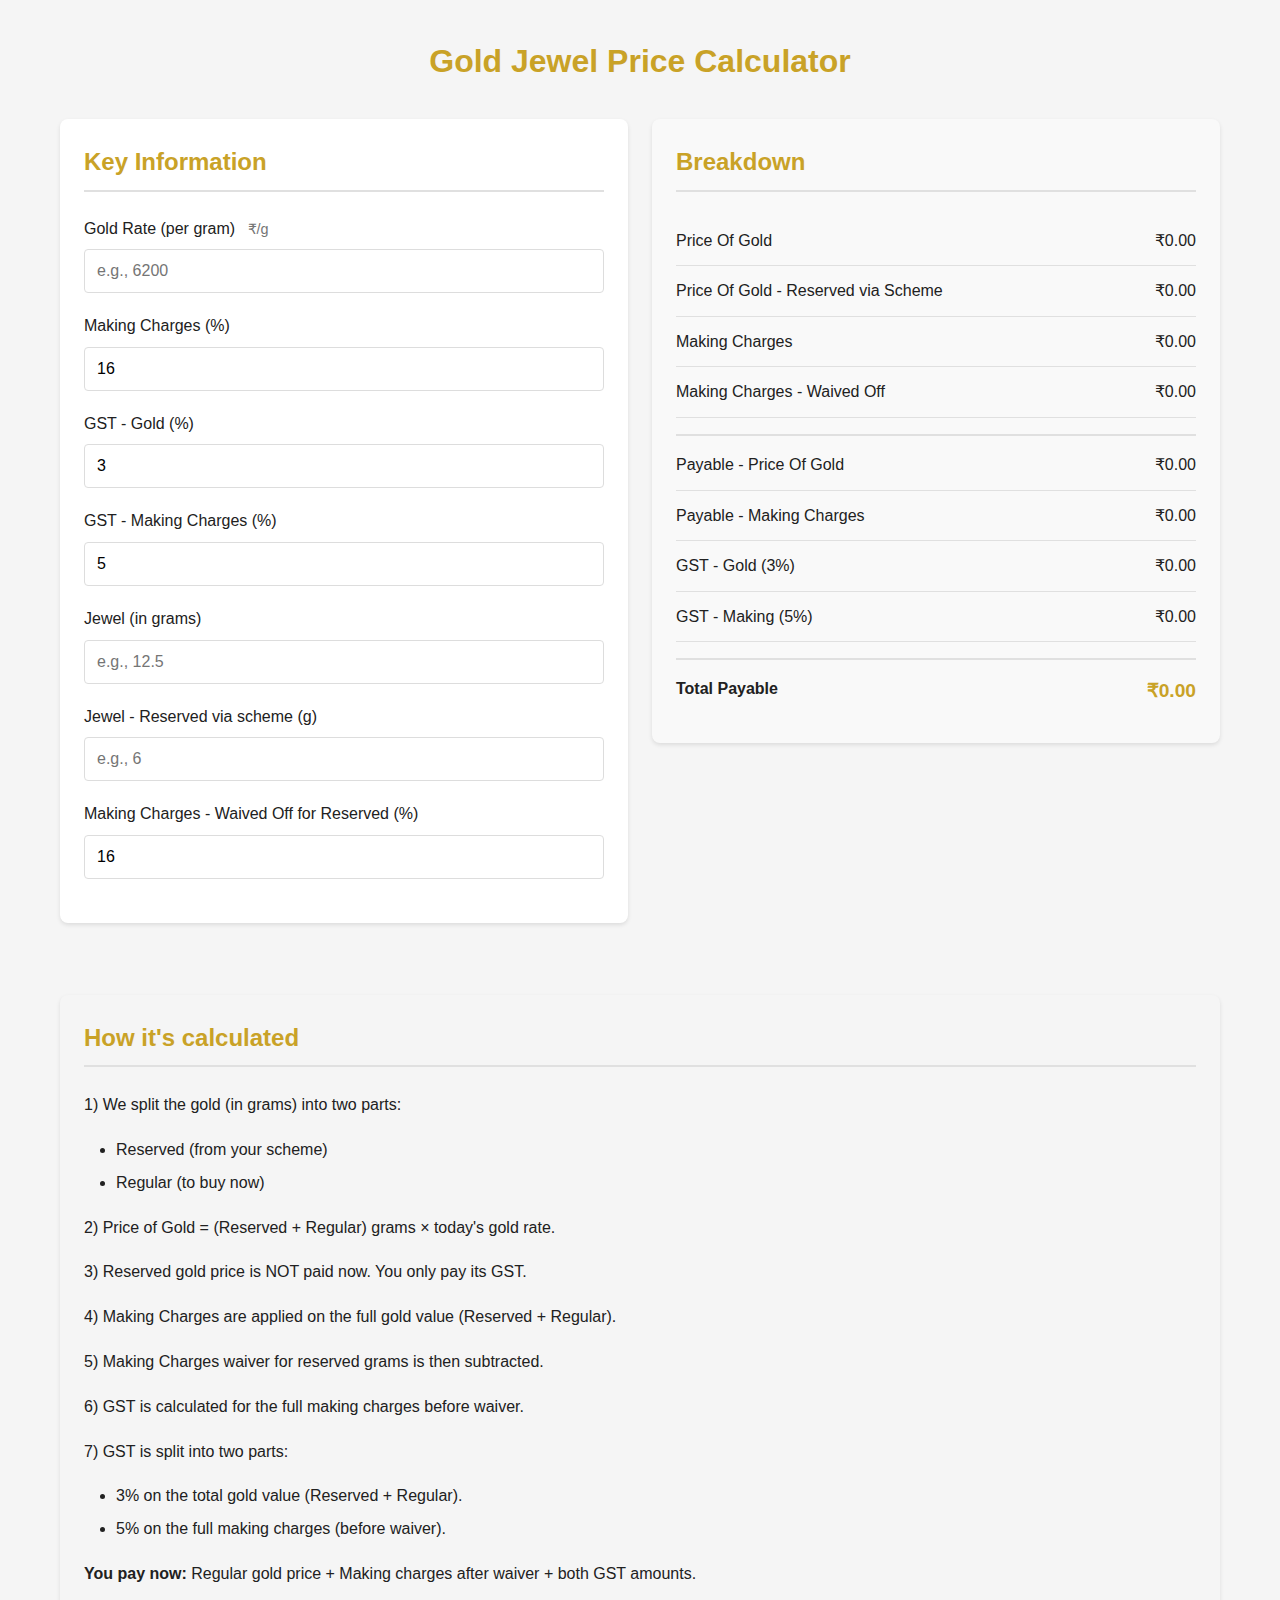
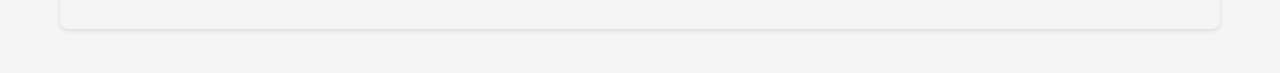
<file: index.html>
<!DOCTYPE html>
<html lang="en">
<head>
    <meta charset="UTF-8">
    <meta name="viewport" content="width=device-width, initial-scale=1.0">
    <title>Gold Jewel Price Calculator</title>
    <link rel="stylesheet" href="styles.css">
    <link href="https://fonts.googleapis.com/icon?family=Material+Icons" rel="stylesheet">
</head>
<body>
    <h1>Gold Jewel Price Calculator</h1>
    <div class="container">
        
        <div class="card input-card">
            <h2>Key Information</h2>
            <div class="form-group">
                <label for="rate">Gold Rate (per gram) <span class="hint">₹/g</span></label>
                <input type="number" id="rate" placeholder="e.g., 6200" min="0" step="0.01">
            </div>
            
            <div class="form-group">
                <label for="makeRegular">Making Charges (%)</label>
                <input type="number" id="makeRegular" value="16" min="0" step="0.01">
            </div>
            
            <div class="form-group">
                <label for="gstGold">GST - Gold (%)</label>
                <input type="number" id="gstGold" value="3" min="0" step="0.01">
            </div>
            
            <div class="form-group">
                <label for="gstMaking">GST - Making Charges (%)</label>
                <input type="number" id="gstMaking" value="5" min="0" step="0.01">
            </div>
            
            <div class="form-group">
                <label for="totalG">Jewel (in grams)</label>
                <input type="number" id="totalG" placeholder="e.g., 12.5" min="0" step="0.001">
            </div>
            
            <div class="form-group">
                <label for="reservedG">Jewel - Reserved via scheme (g)</label>
                <input type="number" id="reservedG" placeholder="e.g., 6" min="0" step="0.001">
            </div>
            
            <div class="form-group">
                <label for="waiveReserved">Making Charges - Waived Off for Reserved (%)</label>
                <input type="number" id="waiveReserved" value="16" min="0" step="0.01">
            </div>
        </div>
        
        <div class="card result-card">
            <h2>Breakdown</h2>
            <div id="results">
                <!-- Results will be populated by JavaScript -->
            </div>
        </div>
        
        <div class="card info-card">
            <h2>How it's calculated</h2>
            <div class="info-text">
                <p>1) We split the gold (in grams) into two parts:</p>
                <ul>
                    <li>Reserved (from your scheme)</li>
                    <li>Regular (to buy now)</li>
                </ul>
                <p>2) Price of Gold = (Reserved + Regular) grams × today's gold rate.</p>
                <p>3) Reserved gold price is NOT paid now. You only pay its GST.</p>
                
                <p>4) Making Charges are applied on the full gold value (Reserved + Regular).</p>
                <p>5) Making Charges waiver for reserved grams is then subtracted.</p>
                <p>6) GST is calculated for the full making charges before waiver.</p>
                
                <p>7) GST is split into two parts:</p>
                <ul>
                    <li>3% on the total gold value (Reserved + Regular).</li>
                    <li>5% on the full making charges (before waiver).</li>
                </ul>
                
                <p><strong>You pay now:</strong> Regular gold price + Making charges after waiver + both GST amounts.</p>
            </div>
        </div>
    </div>
    
    <script src="app.js"></script>
</body>
</html>
</file>
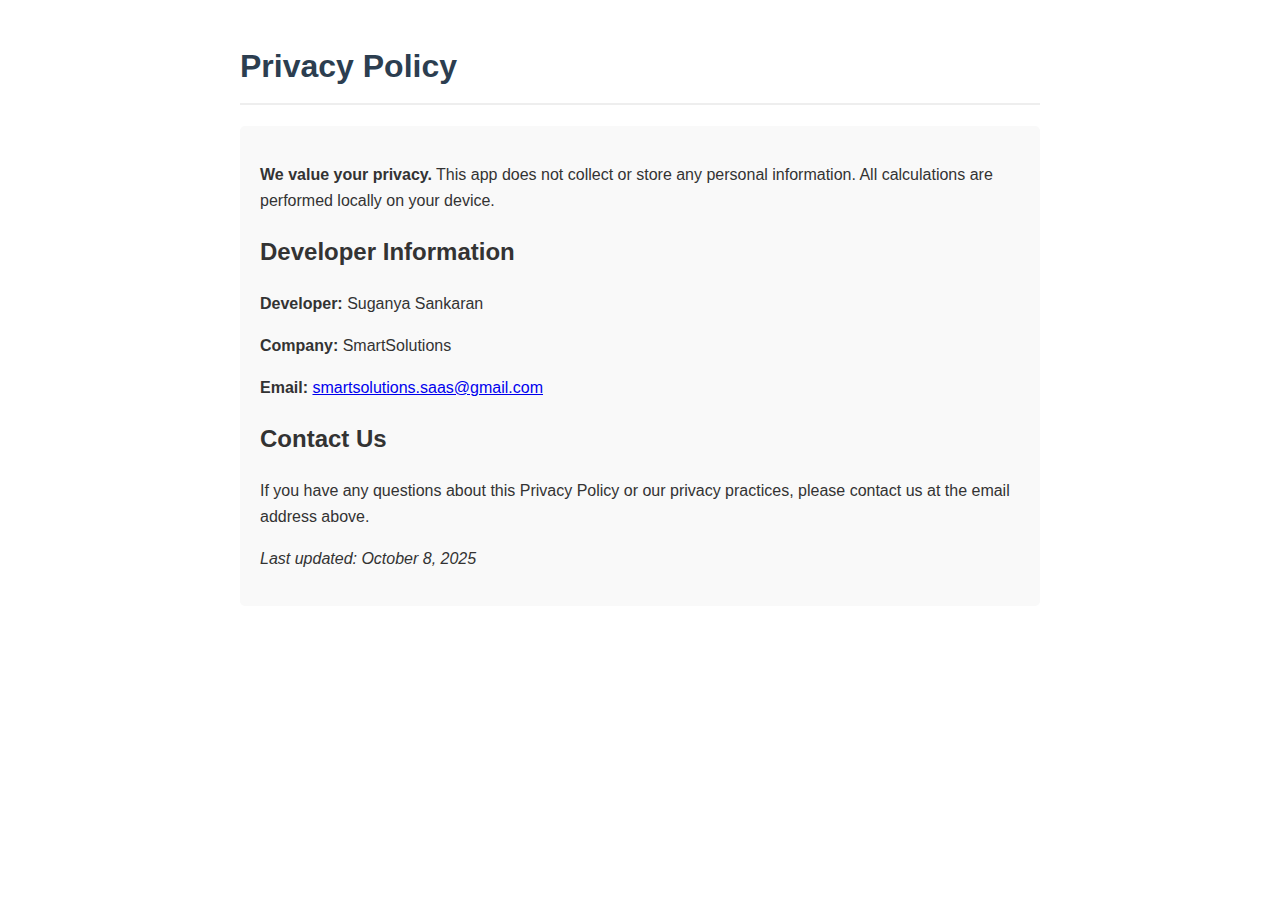
<file: privacy-policy.html>
<!DOCTYPE html>
<html lang="en">
<head>
    <meta charset="UTF-8">
    <meta name="viewport" content="width=device-width, initial-scale=1.0">
    <title>Privacy Policy - Gold Price Calculator</title>
    <style>
        body {
            font-family: Arial, sans-serif;
            line-height: 1.6;
            max-width: 800px;
            margin: 0 auto;
            padding: 20px;
            color: #333;
        }
        h1 {
            color: #2c3e50;
            border-bottom: 2px solid #eee;
            padding-bottom: 10px;
        }
        .container {
            background-color: #f9f9f9;
            padding: 20px;
            border-radius: 5px;
            margin-top: 20px;
        }
        p {
            margin-bottom: 15px;
        }
    </style>
</head>
<body>
    <h1>Privacy Policy</h1>
    <div class="container">
        <p><strong>We value your privacy.</strong> This app does not collect or store any personal information. All calculations are performed locally on your device.</p>

        <h2>Developer Information</h2>
        <p><strong>Developer:</strong> Suganya Sankaran</p>
        <p><strong>Company:</strong> SmartSolutions</p>
        <p><strong>Email:</strong> <a href="mailto:smartsolutions.saas@gmail.com">smartsolutions.saas@gmail.com</a></p>

        <h2>Contact Us</h2>
        <p>If you have any questions about this Privacy Policy or our privacy practices, please contact us at the email address above.</p>

        <p><em>Last updated: October 8, 2025</em></p>
    </div>
</body>
</html>
</file>
<file: styles.css>
/* Base styles */
:root {
  --primary: #C9A227;
  --primary-light: #f5e8c1;
  --background: #f5f5f5;
  --surface: #ffffff;
  --on-surface: #212121;
  --on-surface-secondary: #757575;
  --divider: #e0e0e0;
  --error: #d32f2f;
  --success: #388e3c;
  --border-radius: 8px;
  --shadow: 0 2px 4px rgba(0, 0, 0, 0.1);
  --transition: all 0.3s ease;
}

* {
  box-sizing: border-box;
  margin: 0;
  padding: 0;
}

body {
  font-family: -apple-system, BlinkMacSystemFont, 'Segoe UI', Roboto, Oxygen, Ubuntu, Cantarell, 'Open Sans', 'Helvetica Neue', sans-serif;
  background-color: var(--background);
  color: var(--on-surface);
  line-height: 1.6;
  padding: 20px;
  max-width: 1200px;
  margin: 0 auto;
}

h1, h2, h3 {
  color: #333;
  margin-bottom: 1rem;
}

h1 {
  text-align: center;
  color: var(--primary);
  margin: 1rem 0 2rem;
  font-size: 2rem;
}

h2 {
  font-size: 1.5rem;
  padding-bottom: 0.5rem;
  border-bottom: 2px solid var(--divider);
  margin-bottom: 1.5rem;
  color: var(--primary);
}

/* Card styles */
.card {
  background: var(--surface);
  border-radius: var(--border-radius);
  box-shadow: var(--shadow);
  padding: 1.5rem;
  margin-bottom: 1.5rem;
  transition: var(--transition);
}

.card:hover {
  box-shadow: 0 4px 8px rgba(0, 0, 0, 0.15);
}

.input-card {
  background-color: #fff;
}

.result-card {
  background-color: #f9f9f9;
}

.info-card {
  background-color: #f5f5f5;
}

/* Form styles */
.form-group {
  margin-bottom: 1.25rem;
}

label {
  display: block;
  margin-bottom: 0.5rem;
  font-weight: 500;
  color: var(--on-surface);
}

.hint {
  color: var(--on-surface-secondary);
  font-size: 0.9em;
  margin-left: 0.5rem;
  font-weight: normal;
}

input[type="number"] {
  width: 100%;
  padding: 0.75rem;
  border: 1px solid #ddd;
  border-radius: 4px;
  font-size: 1rem;
  transition: var(--transition);
}

input[type="number"]:focus {
  outline: none;
  border-color: var(--primary);
  box-shadow: 0 0 0 2px var(--primary-light);
}

/* Results styles */
#results {
  font-size: 1rem;
}

.result-row {
  display: flex;
  justify-content: space-between;
  padding: 0.75rem 0;
  border-bottom: 1px solid var(--divider);
}

.result-row:last-child {
  border-bottom: none;
}

.result-label {
  flex: 2;
  margin-right: 1rem;
}

.result-value {
  flex: 1;
  text-align: right;
  font-weight: 500;
}

.highlight {
  font-weight: 700;
  color: var(--primary);
  font-size: 1.2em;
}

/* Info text */
.info-text {
  line-height: 1.8;
}

.info-text p {
  margin: 1rem 0;
}

.info-text ul {
  margin: 0.5rem 0 1rem 2rem;
}

.info-text li {
  margin-bottom: 0.25rem;
}

/* Responsive design */
@media (min-width: 768px) {
  .container {
    display: grid;
    grid-template-columns: 1fr 1fr;
    gap: 1.5rem;
    align-items: start;
  }
  
  .input-card {
    grid-column: 1 / 2;
  }
  
  .result-card {
    grid-column: 2 / 3;
    grid-row: 1 / 3;
  }
  
  .info-card {
    grid-column: 1 / 3;
  }
}

/* Print styles */
@media print {
  body {
    background: white;
    padding: 0;
  }
  
  .card {
    box-shadow: none;
    border: 1px solid #ddd;
    page-break-inside: avoid;
  }
  
  .no-print {
    display: none;
  }
}
</file>
